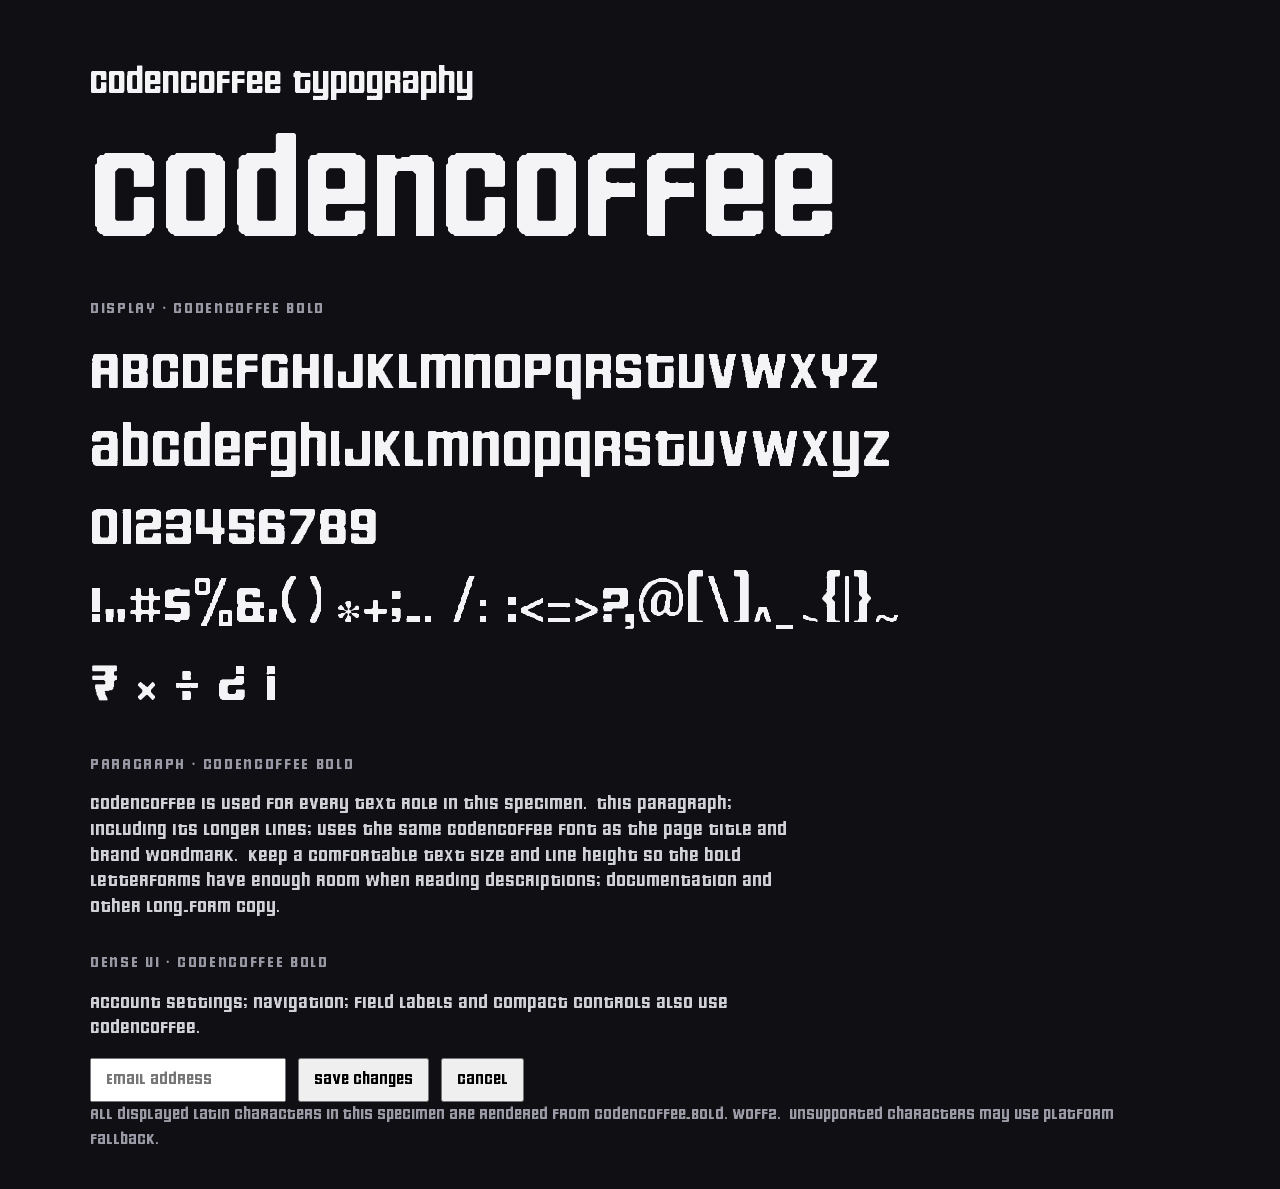
<file: web/index.html>
<!doctype html>
<html lang="en">
<head>
<meta charset="utf-8">
<meta name="viewport" content="width=device-width,initial-scale=1">
<title>Codencoffee · Typography specimen</title>
<link rel="stylesheet" href="codencoffee.css">
<style>
*{box-sizing:border-box}
body{margin:0;padding:36px;background:#101014;color:#f4f4f6;font:700 16px/1.6 var(--font-codencoffee)}
main{max-width:1100px;margin:auto}
.hero{font-size:clamp(56px,10vw,120px);line-height:1.1;margin:12px 0 36px}
h2{font-size:14px;text-transform:uppercase;letter-spacing:.12em;color:#9999a5;margin-top:32px}
.sample{font-size:clamp(28px,5vw,52px);line-height:1.5;overflow-wrap:anywhere}
.copy{max-width:70ch;color:#d0d0d7;font-size:16px;line-height:1.6}
small{color:#9b9ba7;font-size:14px;line-height:1.5}
.controls{display:flex;flex-wrap:wrap;gap:12px;margin-top:16px}
input,button{font:700 14px/1.4 var(--font-codencoffee);padding:10px 14px}
</style>
</head>
<body><main>
<h1 class="codencoffee-display">Codencoffee typography</h1>
<div class="hero codencoffee-display">codeNcoffee</div>

<h2>Display · Codencoffee Bold</h2>
<div class="sample codencoffee-display">ABCDEFGHIJKLMNOPQRSTUVWXYZ</div>
<div class="sample codencoffee-display">abcdefghijklmnopqrstuvwxyz</div>
<div class="sample codencoffee-display">0123456789</div>
<div class="sample codencoffee-display">!"#$%&amp;'()*+,-./:;&lt;=&gt;?@[\]^_&#96;{|}~</div>
<div class="sample codencoffee-display">₹ × ÷ ¿ ¡</div>

<h2>Paragraph · Codencoffee Bold</h2>
<p class="copy codencoffee-text">
  Codencoffee is used for every text role in this specimen. This paragraph, including
  its longer lines, uses the same Codencoffee font as the page title and brand wordmark.
  Keep a comfortable text size and line height so the bold letterforms have enough room
  when reading descriptions, documentation and other long-form copy.
</p>

<h2>Dense UI · Codencoffee Bold</h2>
<p class="copy codencoffee-text">Account settings, navigation, field labels and compact controls also use Codencoffee.</p>
<div class="controls">
  <input aria-label="Email address" placeholder="Email address">
  <button type="button">Save changes</button>
  <button type="button">Cancel</button>
</div>
<small>All displayed Latin characters in this specimen are rendered from Codencoffee-Bold.woff2. Unsupported characters may use platform fallback.</small>
</main></body></html>
</file>
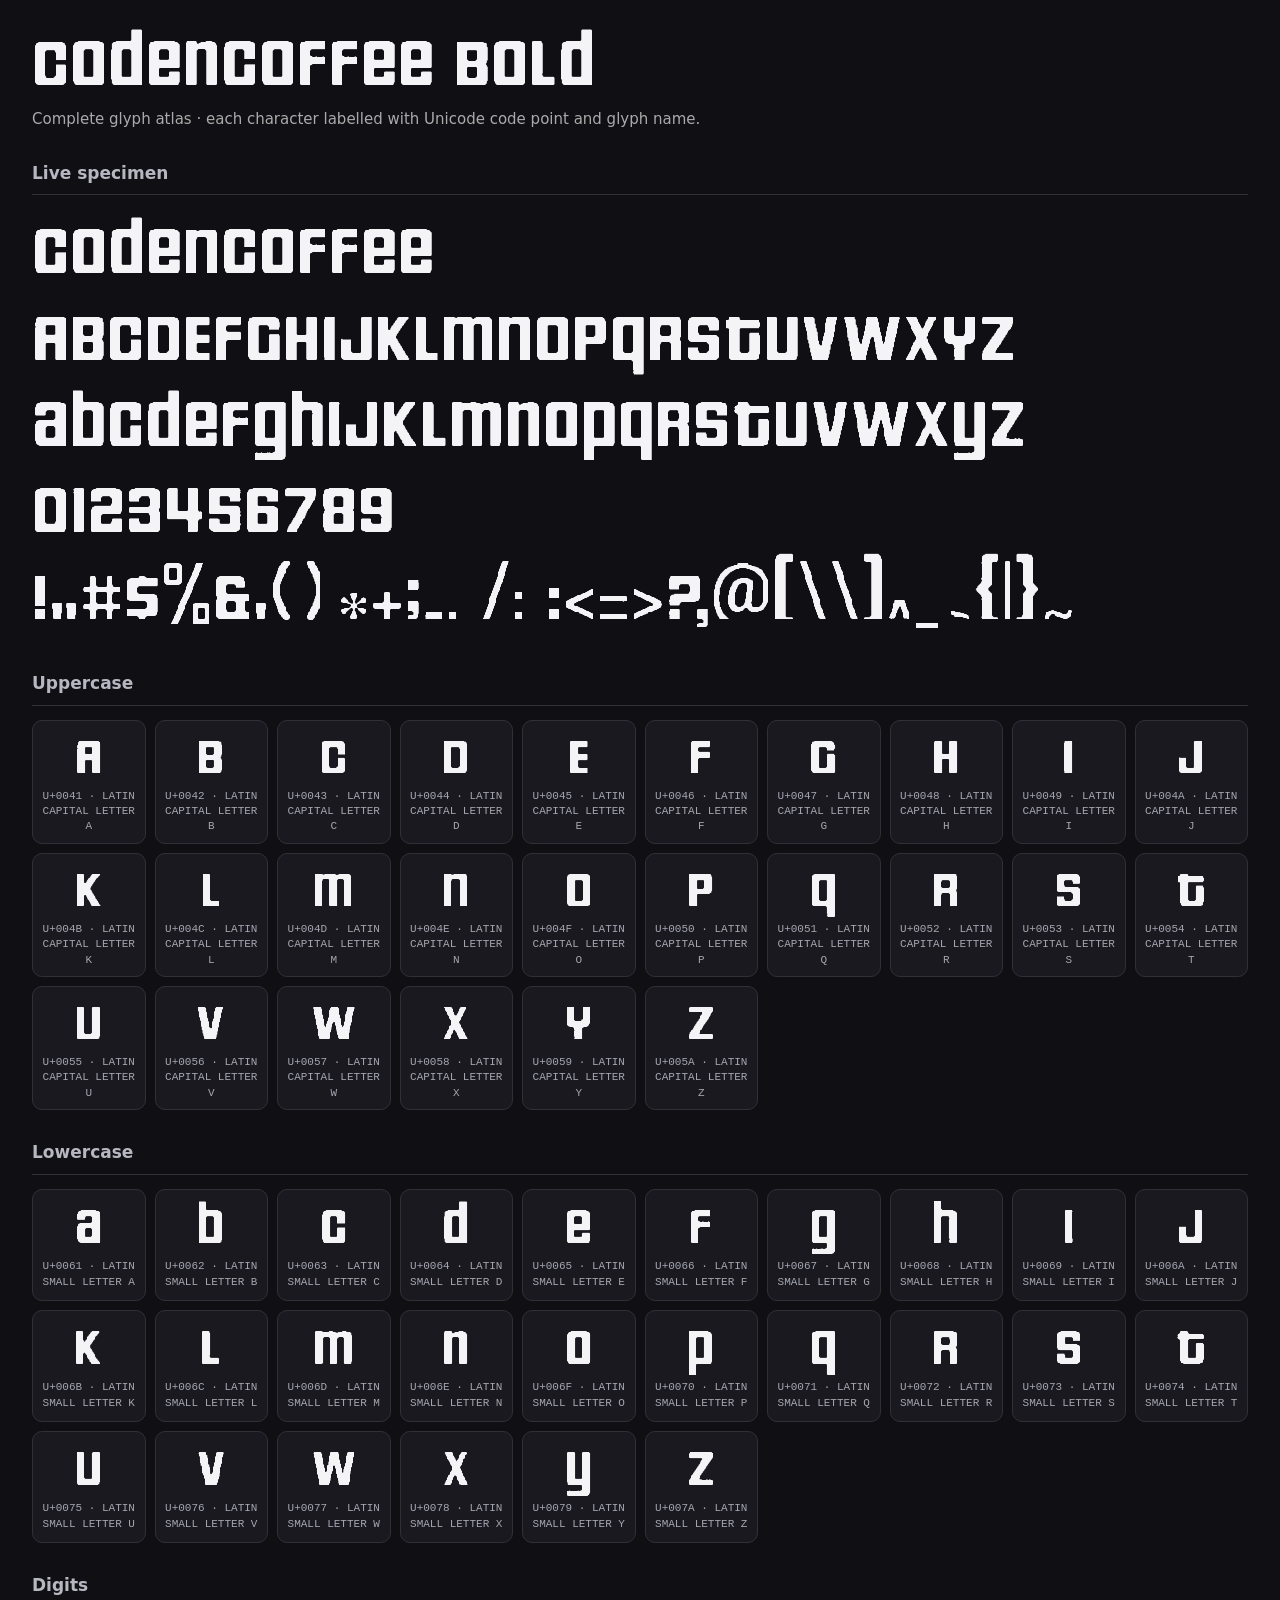
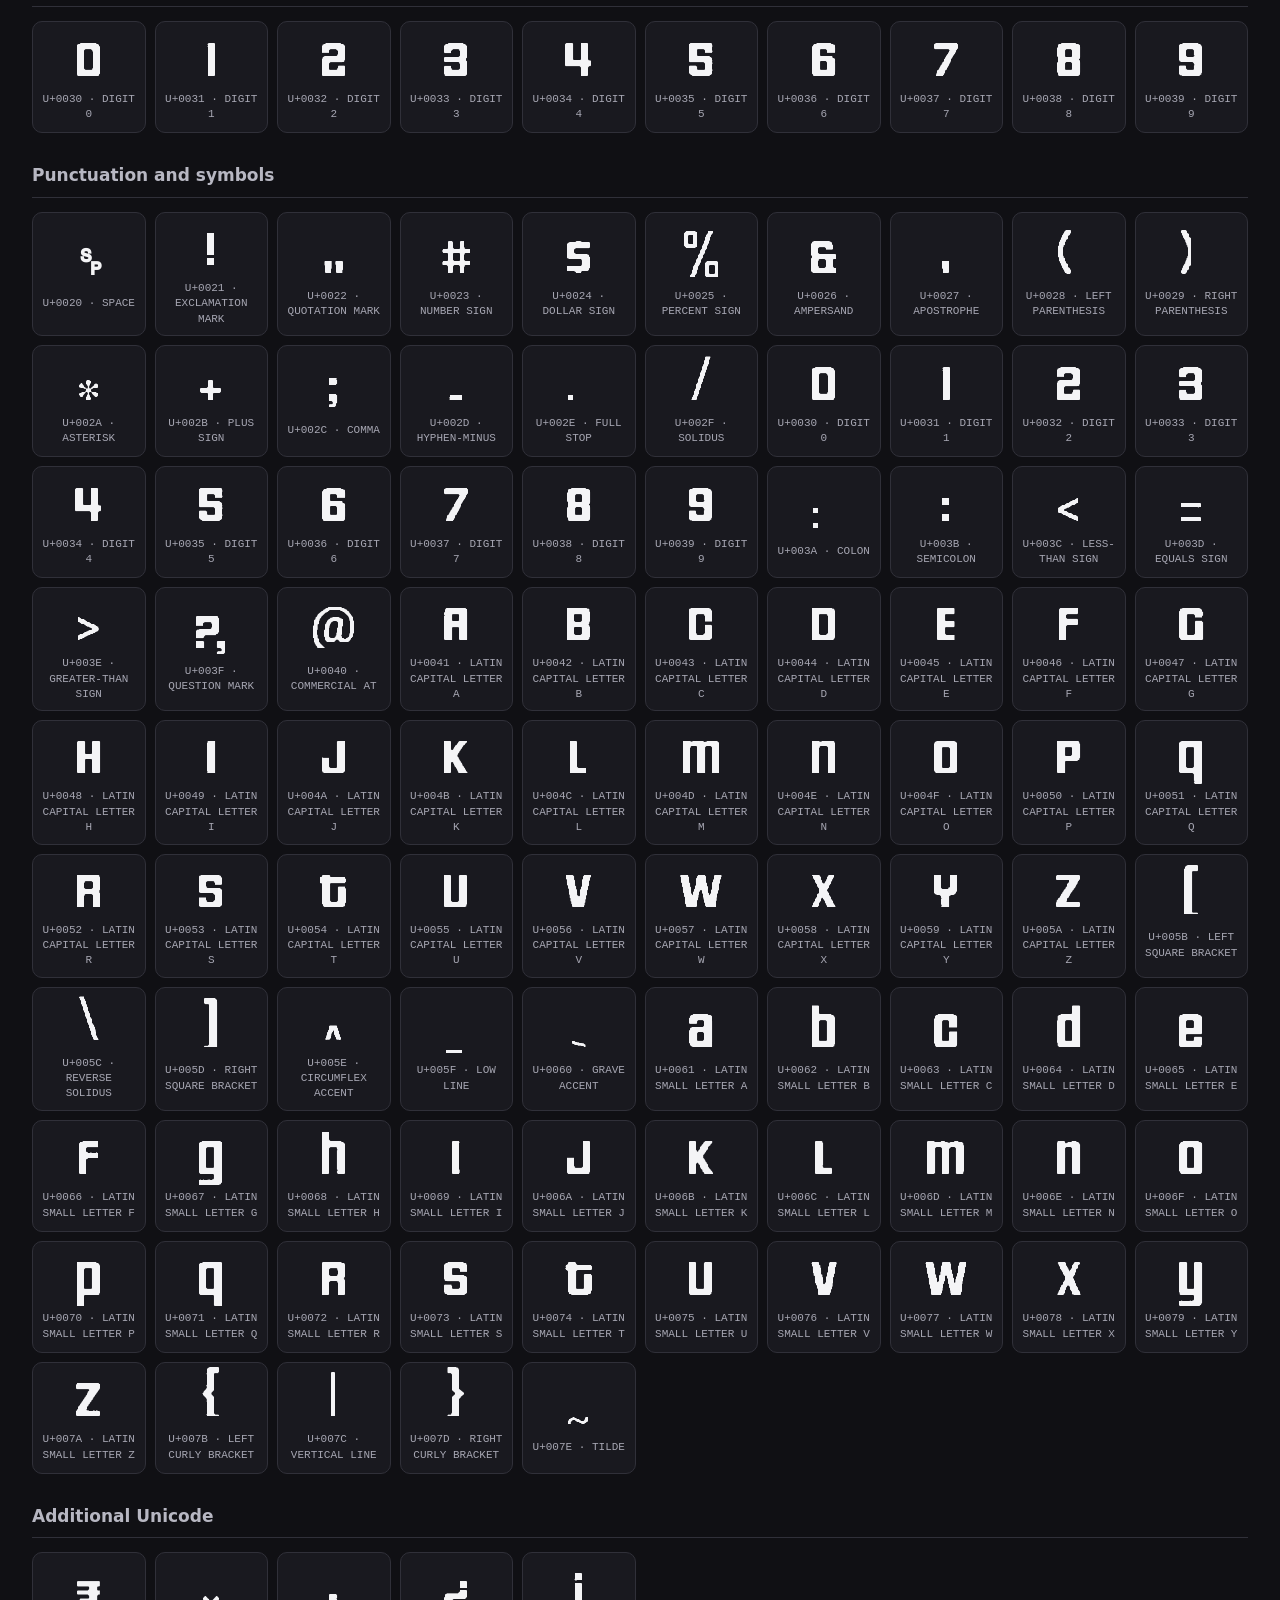
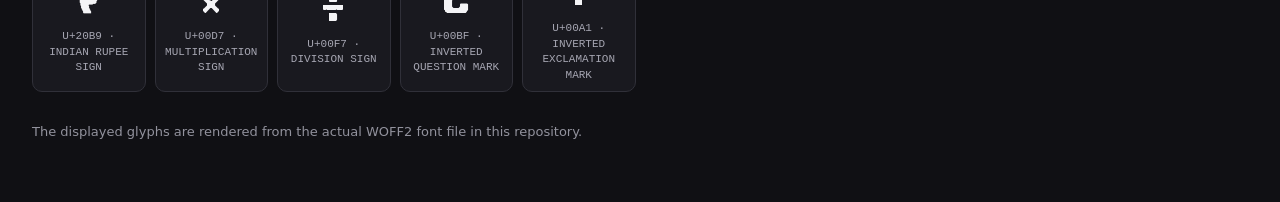
<file: proof/glyph-atlas.html>
<!doctype html>
<html lang="en">
<head>
<meta charset="utf-8">
<meta name="viewport" content="width=device-width,initial-scale=1">
<title>Codencoffee Bold · Glyph Atlas</title>
<style>
@font-face{font-family:Codencoffee;src:url('../fonts/Codencoffee-Bold.woff2') format('woff2');font-weight:700;font-display:swap}
:root{color-scheme:dark}*{box-sizing:border-box}body{margin:0;background:#101014;color:#f4f4f6;font:15px/1.5 system-ui,sans-serif;padding:32px}
h1{font:700 clamp(32px,6vw,64px)/1 Codencoffee,monospace;margin:0 0 12px}p{color:#aaa;margin:0 0 28px}.section{margin:30px 0}.section h2{font-size:17px;color:#b7b7c2;border-bottom:1px solid #303039;padding-bottom:8px}.grid{display:grid;grid-template-columns:repeat(auto-fill,minmax(105px,1fr));gap:9px}.glyph{background:#19191f;border:1px solid #303039;border-radius:10px;min-height:112px;display:flex;flex-direction:column;align-items:center;justify-content:center;padding:8px}.char{font:700 48px/1.2 Codencoffee,monospace;min-height:60px}.name{font:11px/1.4 ui-monospace,monospace;color:#a6a6b2;text-align:center;overflow-wrap:anywhere}.sample{font:700 clamp(28px,5vw,64px)/1.35 Codencoffee,monospace;overflow-wrap:anywhere;margin:12px 0 26px}.note{font-size:13px;color:#92929d}
</style>
</head>
<body>
<h1>Codencoffee Bold</h1>
<p>Complete glyph atlas · each character labelled with Unicode code point and glyph name.</p>
<div class="section"><h2>Live specimen</h2><div class="sample">codeNcoffee<br>ABCDEFGHIJKLMNOPQRSTUVWXYZ<br>abcdefghijklmnopqrstuvwxyz<br>0123456789<br>!"#$%&amp;'()*+,-./:;&lt;=&gt;?@[\\]^_&#96;{|}~</div></div>
<div id="atlas"></div>
<p class="note">The displayed glyphs are rendered from the actual WOFF2 font file in this repository.</p>
<script>
const groups=[
["Uppercase","ABCDEFGHIJKLMNOPQRSTUVWXYZ"],
["Lowercase","abcdefghijklmnopqrstuvwxyz"],
["Digits","0123456789"],
["Punctuation and symbols",Array.from({length:95},(_,i)=>String.fromCharCode(i+32)).join("")],
["Additional Unicode","₹×÷¿¡"]
];
const atlas=document.getElementById("atlas");
function glyphName(ch,cp){
 if(cp===32)return "SPACE";
 if(cp>=65&&cp<=90)return "LATIN CAPITAL LETTER "+ch;
 if(cp>=97&&cp<=122)return "LATIN SMALL LETTER "+ch.toUpperCase();
 if(cp>=48&&cp<=57)return "DIGIT "+ch;
 const names={33:"EXCLAMATION MARK",34:"QUOTATION MARK",35:"NUMBER SIGN",36:"DOLLAR SIGN",37:"PERCENT SIGN",38:"AMPERSAND",39:"APOSTROPHE",40:"LEFT PARENTHESIS",41:"RIGHT PARENTHESIS",42:"ASTERISK",43:"PLUS SIGN",44:"COMMA",45:"HYPHEN-MINUS",46:"FULL STOP",47:"SOLIDUS",58:"COLON",59:"SEMICOLON",60:"LESS-THAN SIGN",61:"EQUALS SIGN",62:"GREATER-THAN SIGN",63:"QUESTION MARK",64:"COMMERCIAL AT",91:"LEFT SQUARE BRACKET",92:"REVERSE SOLIDUS",93:"RIGHT SQUARE BRACKET",94:"CIRCUMFLEX ACCENT",95:"LOW LINE",96:"GRAVE ACCENT",123:"LEFT CURLY BRACKET",124:"VERTICAL LINE",125:"RIGHT CURLY BRACKET",126:"TILDE",161:"INVERTED EXCLAMATION MARK",191:"INVERTED QUESTION MARK",215:"MULTIPLICATION SIGN",247:"DIVISION SIGN",8377:"INDIAN RUPEE SIGN"};
 return names[cp]||"CHARACTER";
}
for(const [title,chars] of groups){
 const section=document.createElement("section");section.className="section";
 const heading=document.createElement("h2");heading.textContent=title;section.append(heading);
 const grid=document.createElement("div");grid.className="grid";
 for(const ch of [...new Set([...chars])]){
  const cp=ch.codePointAt(0);const card=document.createElement("div");card.className="glyph";
  const glyph=document.createElement("div");glyph.className="char";glyph.textContent=ch===" "?"␠":ch;
  const label=document.createElement("div");label.className="name";label.textContent="U+"+cp.toString(16).toUpperCase().padStart(4,"0")+" · "+glyphName(ch,cp);
  card.append(glyph,label);grid.append(card);
 }
 section.append(grid);atlas.append(section);
}
</script>
</body></html>
</file>
<file: web/codencoffee.css>
@font-face {
  font-family: "Codencoffee";
  src: url("../fonts/Codencoffee-Bold.woff2") format("woff2");
  font-style: normal;
  font-weight: 700;
  font-display: swap;
}

:root {
  --font-codencoffee: "Codencoffee";
  --font-codencoffee-display: var(--font-codencoffee);
  --font-codencoffee-text: var(--font-codencoffee);
}

/* Make Codencoffee the default typeface for the whole page. */
html,
body {
  font-family: var(--font-codencoffee);
  font-style: normal;
  font-weight: 700;
  font-synthesis: none;
}

/* Form controls do not inherit typography consistently across browsers. */
button,
input,
textarea,
select,
optgroup,
option {
  font-family: var(--font-codencoffee);
  font-style: normal;
  font-weight: 700;
  font-synthesis: none;
}

/* Keep the original class names working for existing projects. */
.codencoffee,
.codencoffee-display,
.codencoffee-text {
  font-family: var(--font-codencoffee);
  font-style: normal;
  font-weight: 700;
  font-synthesis: none;
}

/* A practical starting point for paragraphs and longer interface copy. */
.codencoffee-text {
  line-height: 1.6;
}
</file>
